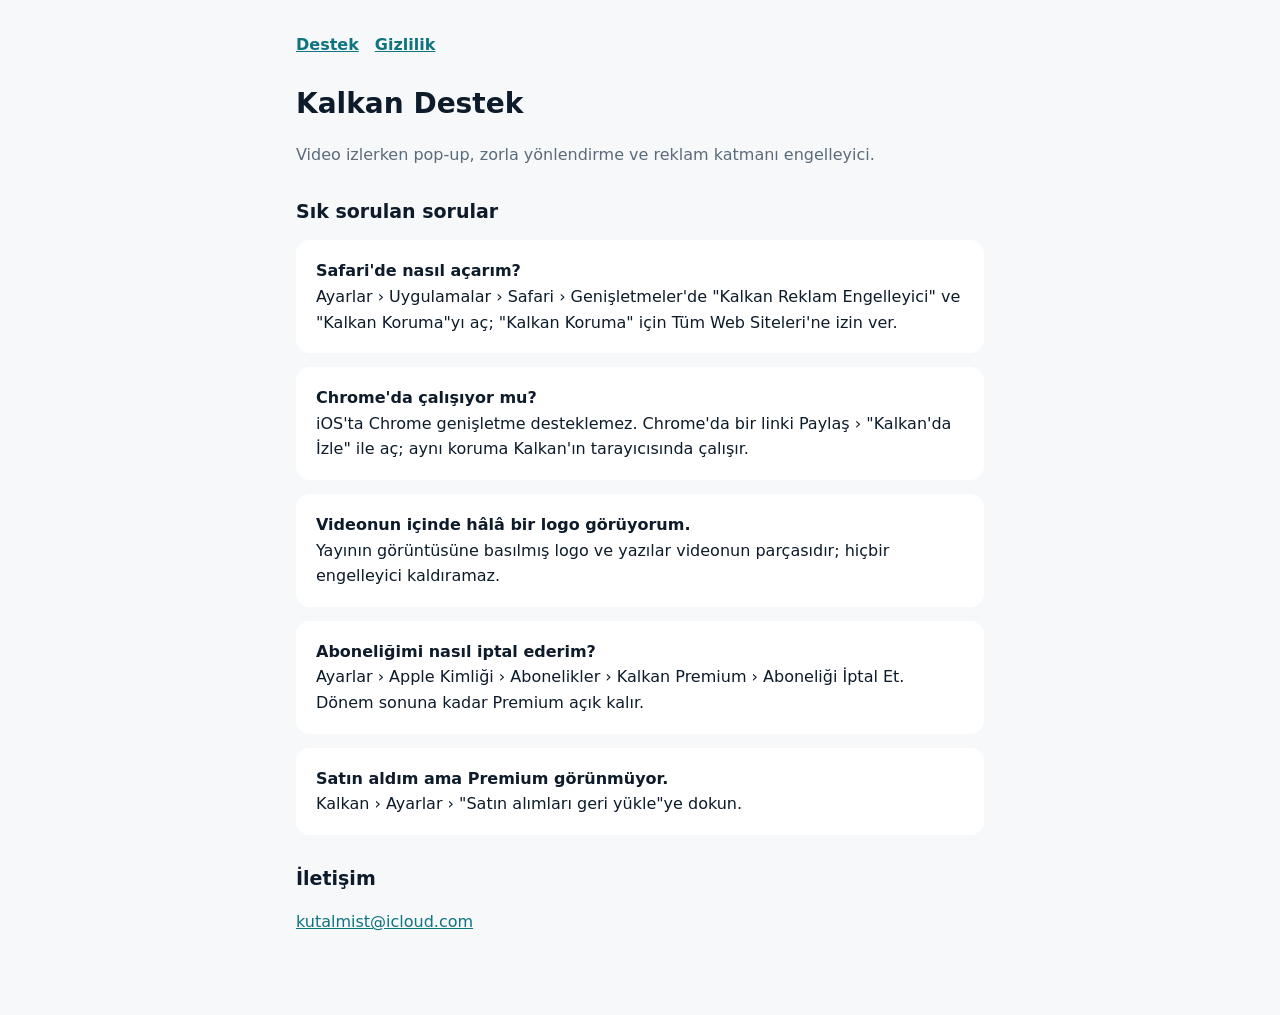
<file: index.html>
<!doctype html><html lang="tr"><head><meta charset="utf-8"><meta name="viewport" content="width=device-width,initial-scale=1">
<title>Kalkan · Destek</title><link rel="stylesheet" href="style.css"></head><body><main>
<nav><a href="index.html">Destek</a><a href="privacy.html">Gizlilik</a></nav>
<h1>Kalkan Destek</h1><p class="muted">Video izlerken pop-up, zorla yönlendirme ve reklam katmanı engelleyici.</p>
<h2>Sık sorulan sorular</h2>
<div class="card"><strong>Safari'de nasıl açarım?</strong><br>Ayarlar › Uygulamalar › Safari › Genişletmeler'de "Kalkan Reklam Engelleyici" ve "Kalkan Koruma"yı aç; "Kalkan Koruma" için Tüm Web Siteleri'ne izin ver.</div>
<div class="card"><strong>Chrome'da çalışıyor mu?</strong><br>iOS'ta Chrome genişletme desteklemez. Chrome'da bir linki Paylaş › "Kalkan'da İzle" ile aç; aynı koruma Kalkan'ın tarayıcısında çalışır.</div>
<div class="card"><strong>Videonun içinde hâlâ bir logo görüyorum.</strong><br>Yayının görüntüsüne basılmış logo ve yazılar videonun parçasıdır; hiçbir engelleyici kaldıramaz.</div>
<div class="card"><strong>Aboneliğimi nasıl iptal ederim?</strong><br>Ayarlar › Apple Kimliği › Abonelikler › Kalkan Premium › Aboneliği İptal Et. Dönem sonuna kadar Premium açık kalır.</div>
<div class="card"><strong>Satın aldım ama Premium görünmüyor.</strong><br>Kalkan › Ayarlar › "Satın alımları geri yükle"ye dokun.</div>
<h2>İletişim</h2><p><a href="mailto:kutalmist@icloud.com">kutalmist@icloud.com</a></p>
</main></body></html>
</file>
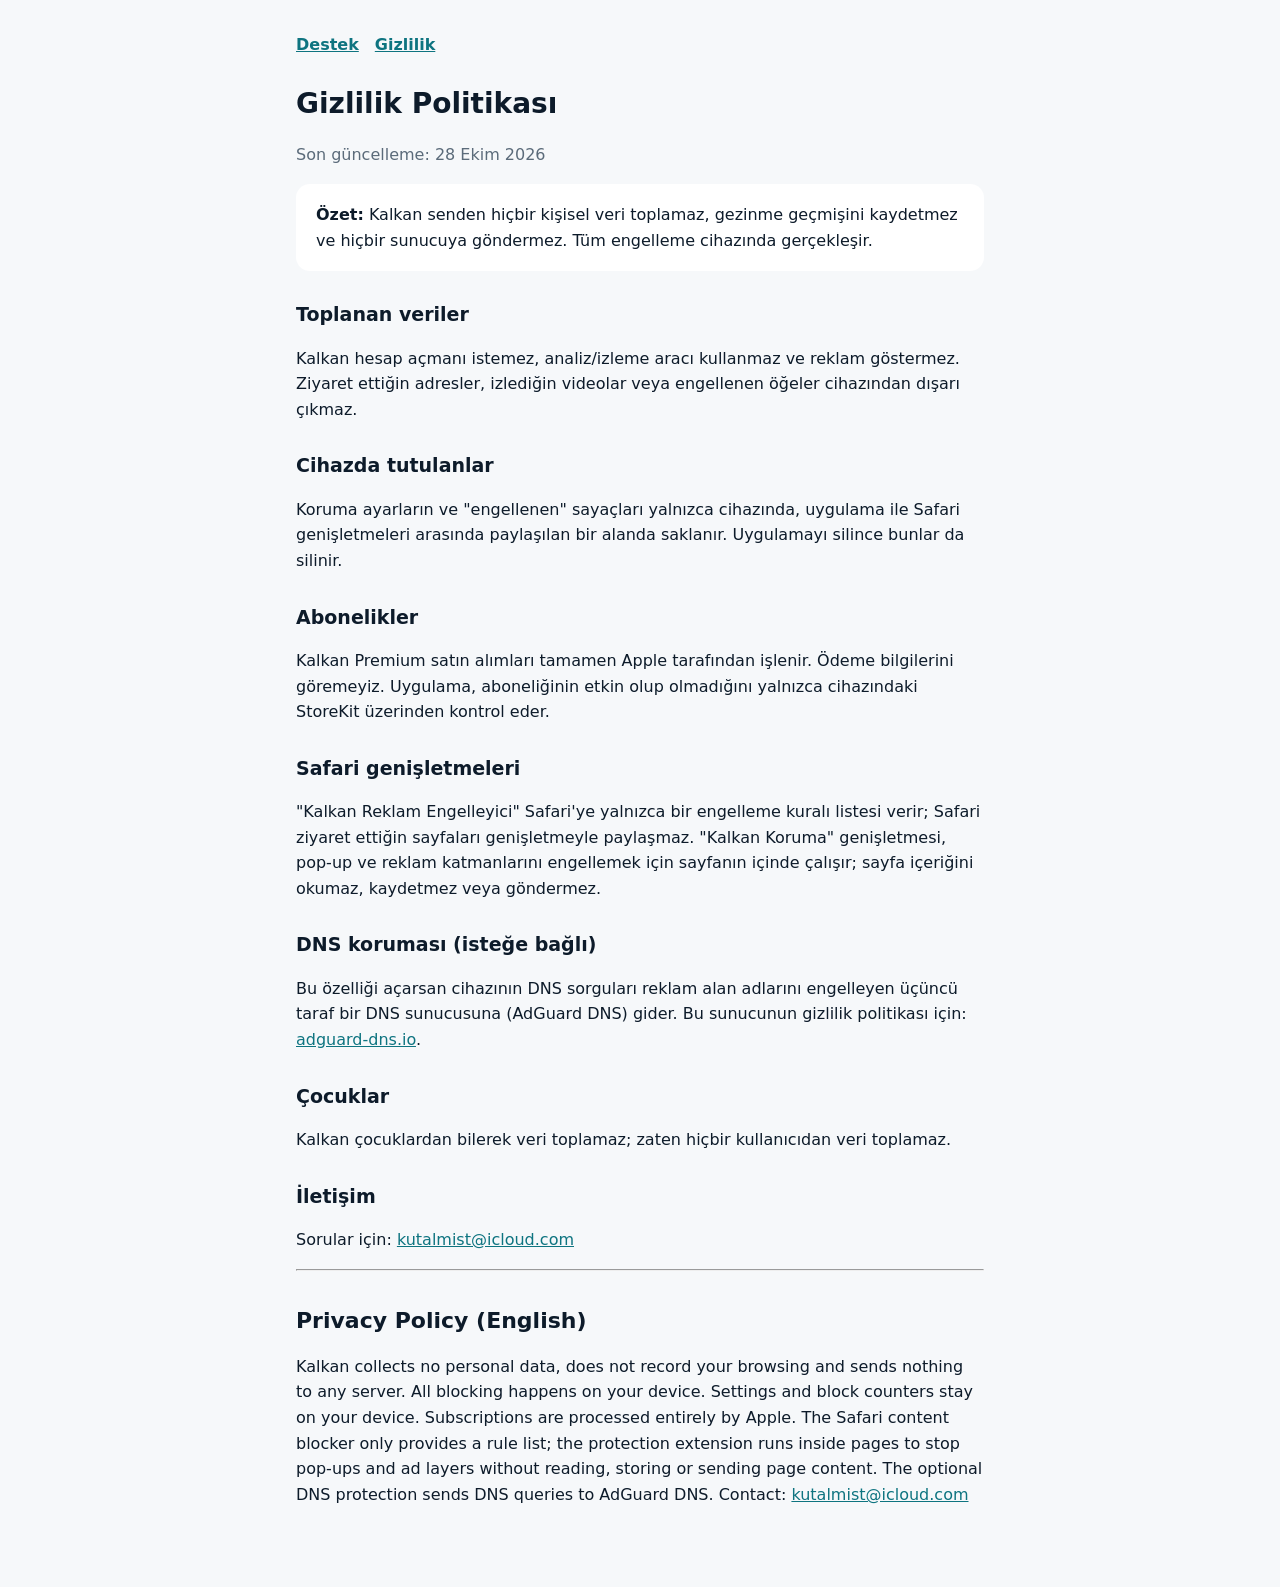
<file: privacy.html>
<!doctype html><html lang="tr"><head><meta charset="utf-8"><meta name="viewport" content="width=device-width,initial-scale=1">
<title>Kalkan · Gizlilik Politikası</title><link rel="stylesheet" href="style.css"></head><body><main>
<nav><a href="index.html">Destek</a><a href="privacy.html">Gizlilik</a></nav>
<h1>Gizlilik Politikası</h1><p class="muted">Son güncelleme: 28 Ekim 2026</p>
<div class="card"><strong>Özet:</strong> Kalkan senden hiçbir kişisel veri toplamaz, gezinme geçmişini kaydetmez ve hiçbir sunucuya göndermez. Tüm engelleme cihazında gerçekleşir.</div>
<h2>Toplanan veriler</h2>
<p>Kalkan hesap açmanı istemez, analiz/izleme aracı kullanmaz ve reklam göstermez. Ziyaret ettiğin adresler, izlediğin videolar veya engellenen öğeler cihazından dışarı çıkmaz.</p>
<h2>Cihazda tutulanlar</h2>
<p>Koruma ayarların ve "engellenen" sayaçları yalnızca cihazında, uygulama ile Safari genişletmeleri arasında paylaşılan bir alanda saklanır. Uygulamayı silince bunlar da silinir.</p>
<h2>Abonelikler</h2>
<p>Kalkan Premium satın alımları tamamen Apple tarafından işlenir. Ödeme bilgilerini göremeyiz. Uygulama, aboneliğinin etkin olup olmadığını yalnızca cihazındaki StoreKit üzerinden kontrol eder.</p>
<h2>Safari genişletmeleri</h2>
<p>"Kalkan Reklam Engelleyici" Safari'ye yalnızca bir engelleme kuralı listesi verir; Safari ziyaret ettiğin sayfaları genişletmeyle paylaşmaz. "Kalkan Koruma" genişletmesi, pop-up ve reklam katmanlarını engellemek için sayfanın içinde çalışır; sayfa içeriğini okumaz, kaydetmez veya göndermez.</p>
<h2>DNS koruması (isteğe bağlı)</h2>
<p>Bu özelliği açarsan cihazının DNS sorguları reklam alan adlarını engelleyen üçüncü taraf bir DNS sunucusuna (AdGuard DNS) gider. Bu sunucunun gizlilik politikası için: <a href="https://adguard-dns.io/tr/privacy.html">adguard-dns.io</a>.</p>
<h2>Çocuklar</h2><p>Kalkan çocuklardan bilerek veri toplamaz; zaten hiçbir kullanıcıdan veri toplamaz.</p>
<h2>İletişim</h2><p>Sorular için: <a href="mailto:kutalmist@icloud.com">kutalmist@icloud.com</a></p>
<hr><h1 style="font-size:22px;margin-top:32px">Privacy Policy (English)</h1>
<p>Kalkan collects no personal data, does not record your browsing and sends nothing to any server. All blocking happens on your device. Settings and block counters stay on your device. Subscriptions are processed entirely by Apple. The Safari content blocker only provides a rule list; the protection extension runs inside pages to stop pop-ups and ad layers without reading, storing or sending page content. The optional DNS protection sends DNS queries to AdGuard DNS. Contact: <a href="mailto:kutalmist@icloud.com">kutalmist@icloud.com</a></p>
</main></body></html>
</file>
<file: style.css>
:root{--bg:#f6f8fa;--card:#fff;--ink:#0d1b2a;--muted:#5b6b7a;--accent:#0e7480}
@media (prefers-color-scheme:dark){:root{--bg:#0a1c33;--card:#10263f;--ink:#eef3f7;--muted:#9fb0bf;--accent:#33cccc}}
*{box-sizing:border-box}body{margin:0;background:var(--bg);color:var(--ink);font:16px/1.6 -apple-system,system-ui,sans-serif}
main{max-width:720px;margin:0 auto;padding:32px 16px 64px}h1{font-size:28px;margin:0 0 4px}h2{font-size:19px;margin:28px 0 8px}
.muted{color:var(--muted)}.card{background:var(--card);border-radius:14px;padding:18px 20px;margin:14px 0}a{color:var(--accent)}
nav{display:flex;gap:16px;margin-bottom:24px;font-weight:600}
</file>
